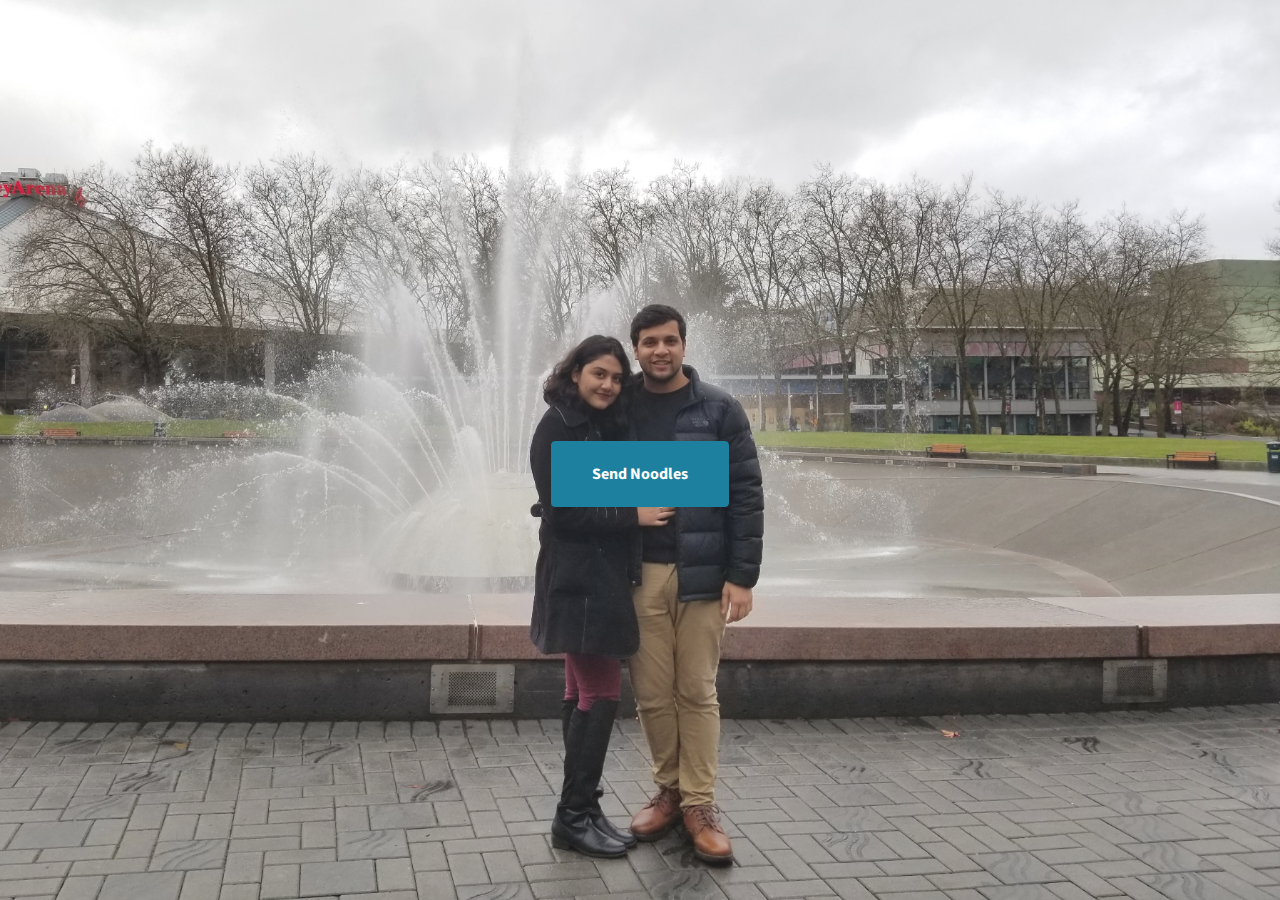
<file: index.html>
<!DOCTYPE html>
<html lang="en">

  <head>

    <meta charset="utf-8">
    <meta name="viewport" content="width=device-width, initial-scale=1, shrink-to-fit=no">
		<meta name="description" content="">
    <meta name="author" content="">
	
	
	
	
	

    <title>BBH On Demand</title>

    <!-- Bootstrap Core CSS -->
    <link href="vendor/bootstrap/css/bootstrap.min.css" rel="stylesheet">

    <!-- Custom Fonts -->
    <link href="vendor/font-awesome/css/font-awesome.min.css" rel="stylesheet" type="text/css">
    <link href="https://fonts.googleapis.com/css?family=Source+Sans+Pro:300,400,700,300italic,400italic,700italic" rel="stylesheet" type="text/css">
    <link href="vendor/simple-line-icons/css/simple-line-icons.css" rel="stylesheet">

    <!-- Custom CSS -->
    <link href="css/stylish-portfolio.css" rel="stylesheet">

  </head>


   

    <!-- Header -->
    <header class="masthead d-flex">
      <div class="container text-center my-auto">
    <!--    <h1 class="mb-1">Sourya + Sambrit</h1> -->
        <h3 class="mb-5">
    <!--        <em>"We should have a website!" -Sourya</em> -->
        </h3>
        <a class="btn btn-primary btn-xl js-scroll-trigger" href="mailto:BBHLOVER@sambrit.com">Send Noodles</a>

 
      </div>
      <div class="overlay"></div>
    </header>
	

    
  </body>

</html>
</file>
<file: vendor/simple-line-icons/css/simple-line-icons.css>
@font-face {
  font-family: 'simple-line-icons';
  src: url('../fonts/Simple-Line-Icons.eot?v=2.4.0');
  src: url('../fonts/Simple-Line-Icons.eot?v=2.4.0#iefix') format('embedded-opentype'), url('../fonts/Simple-Line-Icons.woff2?v=2.4.0') format('woff2'), url('../fonts/Simple-Line-Icons.ttf?v=2.4.0') format('truetype'), url('../fonts/Simple-Line-Icons.woff?v=2.4.0') format('woff'), url('../fonts/Simple-Line-Icons.svg?v=2.4.0#simple-line-icons') format('svg');
  font-weight: normal;
  font-style: normal;
}
/*
 Use the following CSS code if you want to have a class per icon.
 Instead of a list of all class selectors, you can use the generic [class*="icon-"] selector, but it's slower:
*/
.icon-user,
.icon-people,
.icon-user-female,
.icon-user-follow,
.icon-user-following,
.icon-user-unfollow,
.icon-login,
.icon-logout,
.icon-emotsmile,
.icon-phone,
.icon-call-end,
.icon-call-in,
.icon-call-out,
.icon-map,
.icon-location-pin,
.icon-direction,
.icon-directions,
.icon-compass,
.icon-layers,
.icon-menu,
.icon-list,
.icon-options-vertical,
.icon-options,
.icon-arrow-down,
.icon-arrow-left,
.icon-arrow-right,
.icon-arrow-up,
.icon-arrow-up-circle,
.icon-arrow-left-circle,
.icon-arrow-right-circle,
.icon-arrow-down-circle,
.icon-check,
.icon-clock,
.icon-plus,
.icon-minus,
.icon-close,
.icon-event,
.icon-exclamation,
.icon-organization,
.icon-trophy,
.icon-screen-smartphone,
.icon-screen-desktop,
.icon-plane,
.icon-notebook,
.icon-mustache,
.icon-mouse,
.icon-magnet,
.icon-energy,
.icon-disc,
.icon-cursor,
.icon-cursor-move,
.icon-crop,
.icon-chemistry,
.icon-speedometer,
.icon-shield,
.icon-screen-tablet,
.icon-magic-wand,
.icon-hourglass,
.icon-graduation,
.icon-ghost,
.icon-game-controller,
.icon-fire,
.icon-eyeglass,
.icon-envelope-open,
.icon-envelope-letter,
.icon-bell,
.icon-badge,
.icon-anchor,
.icon-wallet,
.icon-vector,
.icon-speech,
.icon-puzzle,
.icon-printer,
.icon-present,
.icon-playlist,
.icon-pin,
.icon-picture,
.icon-handbag,
.icon-globe-alt,
.icon-globe,
.icon-folder-alt,
.icon-folder,
.icon-film,
.icon-feed,
.icon-drop,
.icon-drawer,
.icon-docs,
.icon-doc,
.icon-diamond,
.icon-cup,
.icon-calculator,
.icon-bubbles,
.icon-briefcase,
.icon-book-open,
.icon-basket-loaded,
.icon-basket,
.icon-bag,
.icon-action-undo,
.icon-action-redo,
.icon-wrench,
.icon-umbrella,
.icon-trash,
.icon-tag,
.icon-support,
.icon-frame,
.icon-size-fullscreen,
.icon-size-actual,
.icon-shuffle,
.icon-share-alt,
.icon-share,
.icon-rocket,
.icon-question,
.icon-pie-chart,
.icon-pencil,
.icon-note,
.icon-loop,
.icon-home,
.icon-grid,
.icon-graph,
.icon-microphone,
.icon-music-tone-alt,
.icon-music-tone,
.icon-earphones-alt,
.icon-earphones,
.icon-equalizer,
.icon-like,
.icon-dislike,
.icon-control-start,
.icon-control-rewind,
.icon-control-play,
.icon-control-pause,
.icon-control-forward,
.icon-control-end,
.icon-volume-1,
.icon-volume-2,
.icon-volume-off,
.icon-calendar,
.icon-bulb,
.icon-chart,
.icon-ban,
.icon-bubble,
.icon-camrecorder,
.icon-camera,
.icon-cloud-download,
.icon-cloud-upload,
.icon-envelope,
.icon-eye,
.icon-flag,
.icon-heart,
.icon-info,
.icon-key,
.icon-link,
.icon-lock,
.icon-lock-open,
.icon-magnifier,
.icon-magnifier-add,
.icon-magnifier-remove,
.icon-paper-clip,
.icon-paper-plane,
.icon-power,
.icon-refresh,
.icon-reload,
.icon-settings,
.icon-star,
.icon-symbol-female,
.icon-symbol-male,
.icon-target,
.icon-credit-card,
.icon-paypal,
.icon-social-tumblr,
.icon-social-twitter,
.icon-social-facebook,
.icon-social-instagram,
.icon-social-linkedin,
.icon-social-pinterest,
.icon-social-github,
.icon-social-google,
.icon-social-reddit,
.icon-social-skype,
.icon-social-dribbble,
.icon-social-behance,
.icon-social-foursqare,
.icon-social-soundcloud,
.icon-social-spotify,
.icon-social-stumbleupon,
.icon-social-youtube,
.icon-social-dropbox,
.icon-social-vkontakte,
.icon-social-steam {
  font-family: 'simple-line-icons';
  speak: none;
  font-style: normal;
  font-weight: normal;
  font-variant: normal;
  text-transform: none;
  line-height: 1;
  /* Better Font Rendering =========== */
  -webkit-font-smoothing: antialiased;
  -moz-osx-font-smoothing: grayscale;
}
.icon-user:before {
  content: "\e005";
}
.icon-people:before {
  content: "\e001";
}
.icon-user-female:before {
  content: "\e000";
}
.icon-user-follow:before {
  content: "\e002";
}
.icon-user-following:before {
  content: "\e003";
}
.icon-user-unfollow:before {
  content: "\e004";
}
.icon-login:before {
  content: "\e066";
}
.icon-logout:before {
  content: "\e065";
}
.icon-emotsmile:before {
  content: "\e021";
}
.icon-phone:before {
  content: "\e600";
}
.icon-call-end:before {
  content: "\e048";
}
.icon-call-in:before {
  content: "\e047";
}
.icon-call-out:before {
  content: "\e046";
}
.icon-map:before {
  content: "\e033";
}
.icon-location-pin:before {
  content: "\e096";
}
.icon-direction:before {
  content: "\e042";
}
.icon-directions:before {
  content: "\e041";
}
.icon-compass:before {
  content: "\e045";
}
.icon-layers:before {
  content: "\e034";
}
.icon-menu:before {
  content: "\e601";
}
.icon-list:before {
  content: "\e067";
}
.icon-options-vertical:before {
  content: "\e602";
}
.icon-options:before {
  content: "\e603";
}
.icon-arrow-down:before {
  content: "\e604";
}
.icon-arrow-left:before {
  content: "\e605";
}
.icon-arrow-right:before {
  content: "\e606";
}
.icon-arrow-up:before {
  content: "\e607";
}
.icon-arrow-up-circle:before {
  content: "\e078";
}
.icon-arrow-left-circle:before {
  content: "\e07a";
}
.icon-arrow-right-circle:before {
  content: "\e079";
}
.icon-arrow-down-circle:before {
  content: "\e07b";
}
.icon-check:before {
  content: "\e080";
}
.icon-clock:before {
  content: "\e081";
}
.icon-plus:before {
  content: "\e095";
}
.icon-minus:before {
  content: "\e615";
}
.icon-close:before {
  content: "\e082";
}
.icon-event:before {
  content: "\e619";
}
.icon-exclamation:before {
  content: "\e617";
}
.icon-organization:before {
  content: "\e616";
}
.icon-trophy:before {
  content: "\e006";
}
.icon-screen-smartphone:before {
  content: "\e010";
}
.icon-screen-desktop:before {
  content: "\e011";
}
.icon-plane:before {
  content: "\e012";
}
.icon-notebook:before {
  content: "\e013";
}
.icon-mustache:before {
  content: "\e014";
}
.icon-mouse:before {
  content: "\e015";
}
.icon-magnet:before {
  content: "\e016";
}
.icon-energy:before {
  content: "\e020";
}
.icon-disc:before {
  content: "\e022";
}
.icon-cursor:before {
  content: "\e06e";
}
.icon-cursor-move:before {
  content: "\e023";
}
.icon-crop:before {
  content: "\e024";
}
.icon-chemistry:before {
  content: "\e026";
}
.icon-speedometer:before {
  content: "\e007";
}
.icon-shield:before {
  content: "\e00e";
}
.icon-screen-tablet:before {
  content: "\e00f";
}
.icon-magic-wand:before {
  content: "\e017";
}
.icon-hourglass:before {
  content: "\e018";
}
.icon-graduation:before {
  content: "\e019";
}
.icon-ghost:before {
  content: "\e01a";
}
.icon-game-controller:before {
  content: "\e01b";
}
.icon-fire:before {
  content: "\e01c";
}
.icon-eyeglass:before {
  content: "\e01d";
}
.icon-envelope-open:before {
  content: "\e01e";
}
.icon-envelope-letter:before {
  content: "\e01f";
}
.icon-bell:before {
  content: "\e027";
}
.icon-badge:before {
  content: "\e028";
}
.icon-anchor:before {
  content: "\e029";
}
.icon-wallet:before {
  content: "\e02a";
}
.icon-vector:before {
  content: "\e02b";
}
.icon-speech:before {
  content: "\e02c";
}
.icon-puzzle:before {
  content: "\e02d";
}
.icon-printer:before {
  content: "\e02e";
}
.icon-present:before {
  content: "\e02f";
}
.icon-playlist:before {
  content: "\e030";
}
.icon-pin:before {
  content: "\e031";
}
.icon-picture:before {
  content: "\e032";
}
.icon-handbag:before {
  content: "\e035";
}
.icon-globe-alt:before {
  content: "\e036";
}
.icon-globe:before {
  content: "\e037";
}
.icon-folder-alt:before {
  content: "\e039";
}
.icon-folder:before {
  content: "\e089";
}
.icon-film:before {
  content: "\e03a";
}
.icon-feed:before {
  content: "\e03b";
}
.icon-drop:before {
  content: "\e03e";
}
.icon-drawer:before {
  content: "\e03f";
}
.icon-docs:before {
  content: "\e040";
}
.icon-doc:before {
  content: "\e085";
}
.icon-diamond:before {
  content: "\e043";
}
.icon-cup:before {
  content: "\e044";
}
.icon-calculator:before {
  content: "\e049";
}
.icon-bubbles:before {
  content: "\e04a";
}
.icon-briefcase:before {
  content: "\e04b";
}
.icon-book-open:before {
  content: "\e04c";
}
.icon-basket-loaded:before {
  content: "\e04d";
}
.icon-basket:before {
  content: "\e04e";
}
.icon-bag:before {
  content: "\e04f";
}
.icon-action-undo:before {
  content: "\e050";
}
.icon-action-redo:before {
  content: "\e051";
}
.icon-wrench:before {
  content: "\e052";
}
.icon-umbrella:before {
  content: "\e053";
}
.icon-trash:before {
  content: "\e054";
}
.icon-tag:before {
  content: "\e055";
}
.icon-support:before {
  content: "\e056";
}
.icon-frame:before {
  content: "\e038";
}
.icon-size-fullscreen:before {
  content: "\e057";
}
.icon-size-actual:before {
  content: "\e058";
}
.icon-shuffle:before {
  content: "\e059";
}
.icon-share-alt:before {
  content: "\e05a";
}
.icon-share:before {
  content: "\e05b";
}
.icon-rocket:before {
  content: "\e05c";
}
.icon-question:before {
  content: "\e05d";
}
.icon-pie-chart:before {
  content: "\e05e";
}
.icon-pencil:before {
  content: "\e05f";
}
.icon-note:before {
  content: "\e060";
}
.icon-loop:before {
  content: "\e064";
}
.icon-home:before {
  content: "\e069";
}
.icon-grid:before {
  content: "\e06a";
}
.icon-graph:before {
  content: "\e06b";
}
.icon-microphone:before {
  content: "\e063";
}
.icon-music-tone-alt:before {
  content: "\e061";
}
.icon-music-tone:before {
  content: "\e062";
}
.icon-earphones-alt:before {
  content: "\e03c";
}
.icon-earphones:before {
  content: "\e03d";
}
.icon-equalizer:before {
  content: "\e06c";
}
.icon-like:before {
  content: "\e068";
}
.icon-dislike:before {
  content: "\e06d";
}
.icon-control-start:before {
  content: "\e06f";
}
.icon-control-rewind:before {
  content: "\e070";
}
.icon-control-play:before {
  content: "\e071";
}
.icon-control-pause:before {
  content: "\e072";
}
.icon-control-forward:before {
  content: "\e073";
}
.icon-control-end:before {
  content: "\e074";
}
.icon-volume-1:before {
  content: "\e09f";
}
.icon-volume-2:before {
  content: "\e0a0";
}
.icon-volume-off:before {
  content: "\e0a1";
}
.icon-calendar:before {
  content: "\e075";
}
.icon-bulb:before {
  content: "\e076";
}
.icon-chart:before {
  content: "\e077";
}
.icon-ban:before {
  content: "\e07c";
}
.icon-bubble:before {
  content: "\e07d";
}
.icon-camrecorder:before {
  content: "\e07e";
}
.icon-camera:before {
  content: "\e07f";
}
.icon-cloud-download:before {
  content: "\e083";
}
.icon-cloud-upload:before {
  content: "\e084";
}
.icon-envelope:before {
  content: "\e086";
}
.icon-eye:before {
  content: "\e087";
}
.icon-flag:before {
  content: "\e088";
}
.icon-heart:before {
  content: "\e08a";
}
.icon-info:before {
  content: "\e08b";
}
.icon-key:before {
  content: "\e08c";
}
.icon-link:before {
  content: "\e08d";
}
.icon-lock:before {
  content: "\e08e";
}
.icon-lock-open:before {
  content: "\e08f";
}
.icon-magnifier:before {
  content: "\e090";
}
.icon-magnifier-add:before {
  content: "\e091";
}
.icon-magnifier-remove:before {
  content: "\e092";
}
.icon-paper-clip:before {
  content: "\e093";
}
.icon-paper-plane:before {
  content: "\e094";
}
.icon-power:before {
  content: "\e097";
}
.icon-refresh:before {
  content: "\e098";
}
.icon-reload:before {
  content: "\e099";
}
.icon-settings:before {
  content: "\e09a";
}
.icon-star:before {
  content: "\e09b";
}
.icon-symbol-female:before {
  content: "\e09c";
}
.icon-symbol-male:before {
  content: "\e09d";
}
.icon-target:before {
  content: "\e09e";
}
.icon-credit-card:before {
  content: "\e025";
}
.icon-paypal:before {
  content: "\e608";
}
.icon-social-tumblr:before {
  content: "\e00a";
}
.icon-social-twitter:before {
  content: "\e009";
}
.icon-social-facebook:before {
  content: "\e00b";
}
.icon-social-instagram:before {
  content: "\e609";
}
.icon-social-linkedin:before {
  content: "\e60a";
}
.icon-social-pinterest:before {
  content: "\e60b";
}
.icon-social-github:before {
  content: "\e60c";
}
.icon-social-google:before {
  content: "\e60d";
}
.icon-social-reddit:before {
  content: "\e60e";
}
.icon-social-skype:before {
  content: "\e60f";
}
.icon-social-dribbble:before {
  content: "\e00d";
}
.icon-social-behance:before {
  content: "\e610";
}
.icon-social-foursqare:before {
  content: "\e611";
}
.icon-social-soundcloud:before {
  content: "\e612";
}
.icon-social-spotify:before {
  content: "\e613";
}
.icon-social-stumbleupon:before {
  content: "\e614";
}
.icon-social-youtube:before {
  content: "\e008";
}
.icon-social-dropbox:before {
  content: "\e00c";
}
.icon-social-vkontakte:before {
  content: "\e618";
}
.icon-social-steam:before {
  content: "\e620";
}
</file>
<file: css/stylish-portfolio.css>
body,
html {
  width: 100%;
  height: 100%;
}

body {
  font-family: 'Source Sans Pro';
}

.btn-xl {
  padding: 1.25rem 2.5rem;
}

.content-section {
  padding-top: 7.5rem;
  padding-bottom: 7.5rem;
}

.content-section-heading h2 {
  font-size: 3rem;
}

.content-section-heading h3 {
  font-size: 1rem;
  text-transform: uppercase;
}

h1,
h2,
h3,
h4,
h5,
h6 {
  font-weight: 700;
}

.text-faded {
  color: rgba(255, 255, 255, 0.7);
}

/* Map */
.map {
  height: 30rem;
}

@media (max-width: 992px) {
  .map {
    height: 75%;
  }
}

.map iframe {
  pointer-events: none;
}

.scroll-to-top {
  position: fixed;
  right: 15px;
  bottom: 15px;
  display: none;
  width: 50px;
  height: 50px;
  text-align: center;
  color: white;
  background: rgba(52, 58, 64, 0.5);
  line-height: 45px;
}

.scroll-to-top:focus, .scroll-to-top:hover {
  color: white;
}

.scroll-to-top:hover {
  background: #343a40;
}

.scroll-to-top i {
  font-weight: 800;
}

.masthead {
  min-height: 30rem;
  position: relative;
  display: table;
  width: 100%;
  height: auto;
  padding-top: 8rem;
  padding-bottom: 8rem;
  background: linear-gradient(90deg, rgba(255, 255, 255, 0.1) 0%, rgba(255, 255, 255, 0.1) 100%), url("../img/bg-masthead.jpg");
  background-position: center center;
  background-repeat: no-repeat;
  background-size: cover;
}

.masthead h1 {
  font-size: 4rem;
  margin: 0;
  padding: 0;
  
}

@media (min-width: 992px) {
  .masthead {
    height: 100vh;
  }
  .masthead h1 {
    font-size: 5.5rem;
	color: Azure;
  }
}

/* Side Menu */
#sidebar-wrapper {
  position: fixed;
  z-index: 2;
  right: 0;
  width: 250px;
  height: 100%;
  -webkit-transition: all 0.4s ease 0s;
  -moz-transition: all 0.4s ease 0s;
  -ms-transition: all 0.4s ease 0s;
  -o-transition: all 0.4s ease 0s;
  transition: all 0.4s ease 0s;
  transform: translateX(250px);
  background: #1D809F;
  border-left: 1px solid rgba(255, 255, 255, 0.1);
}

.sidebar-nav {
  position: absolute;
  top: 0;
  width: 250px;
  margin: 0;
  padding: 0;
  list-style: none;
}

.sidebar-nav li.sidebar-nav-item a {
  display: block;
  text-decoration: none;
  color: #fff;
  padding: 15px;
}

.sidebar-nav li a:hover {
  text-decoration: none;
  color: #fff;
  background: rgba(255, 255, 255, 0.2);
}

.sidebar-nav li a:active,
.sidebar-nav li a:focus {
  text-decoration: none;
}

.sidebar-nav > .sidebar-brand {
  font-size: 1.2rem;
  background: rgba(52, 58, 64, 0.1);
  height: 80px;
  line-height: 50px;
  padding-top: 15px;
  padding-bottom: 15px;
  padding-left: 15px;
}

.sidebar-nav > .sidebar-brand a {
  color: #fff;
}

.sidebar-nav > .sidebar-brand a:hover {
  color: #fff;
  background: none;
}

#sidebar-wrapper.active {
  right: 250px;
  width: 250px;
  -webkit-transition: all 0.4s ease 0s;
  -moz-transition: all 0.4s ease 0s;
  -ms-transition: all 0.4s ease 0s;
  -o-transition: all 0.4s ease 0s;
  transition: all 0.4s ease 0s;
}

.menu-toggle {
  position: fixed;
  right: 15px;
  top: 15px;
  width: 50px;
  height: 50px;
  text-align: center;
  color: #fff;
  background: rgba(52, 58, 64, 0.5);
  line-height: 50px;
  z-index: 999;
}

.menu-toggle:focus, .menu-toggle:hover {
  color: #fff;
}

.menu-toggle:hover {
  background: #343a40;
}

.service-icon {
  background-color: #fff;
  color: #1D809F;
  height: 7rem;
  width: 7rem;
  display: block;
  line-height: 7.5rem;
  font-size: 2.25rem;
  box-shadow: 0 3px 3px 0 rgba(0, 0, 0, 0.1);
}

.callout {
  padding: 15rem 0;
  background: linear-gradient(90deg, rgba(255, 255, 255, 0.1) 0%, rgba(255, 255, 255, 0.1) 100%), url("../img/bg-callout.jpg");
  background-position: center center;
  background-repeat: no-repeat;
  background-size: cover;
}

.callout h2 {
  font-size: 3.5rem;
  font-weight: 700;
  display: block;
  max-width: 30rem;
}

.portfolio-item {
  display: block;
  position: relative;
  overflow: hidden;
  max-width: 530px;
  margin: auto auto 1rem;
}

.portfolio-item .caption {
  display: flex;
  height: 100%;
  width: 100%;
  background-color: rgba(33, 37, 41, 0.2);
  position: absolute;
  top: 0;
  bottom: 0;
  z-index: 1;
}

.portfolio-item .caption .caption-content {
  color: #fff;
  margin: auto 2rem 2rem;
}

.portfolio-item .caption .caption-content h2 {
  font-size: 0.8rem;
  text-transform: uppercase;
}

.portfolio-item .caption .caption-content p {
  font-weight: 300;
  font-size: 1.2rem;
}

@media (min-width: 992px) {
  .portfolio-item {
    max-width: none;
    margin: 0;
  }
  .portfolio-item .caption {
    -webkit-transition: -webkit-clip-path 0.25s ease-out, background-color 0.7s;
    -webkit-clip-path: inset(0px);
    clip-path: inset(0px);
  }
  .portfolio-item .caption .caption-content {
    transition: opacity 0.25s;
    margin-left: 5rem;
    margin-right: 5rem;
    margin-bottom: 5rem;
  }
  .portfolio-item img {
    -webkit-transition: -webkit-clip-path 0.25s ease-out;
    -webkit-clip-path: inset(-1px);
    clip-path: inset(-1px);
  }
  .portfolio-item:hover img {
    -webkit-clip-path: inset(2rem);
    clip-path: inset(2rem);
  }
  .portfolio-item:hover .caption {
    background-color: rgba(29, 128, 159, 0.9);
    -webkit-clip-path: inset(2rem);
    clip-path: inset(2rem);
  }
}

footer.footer {
  padding-top: 5rem;
  padding-bottom: 5rem;
}

footer.footer .social-link {
  display: block;
  height: 4rem;
  width: 4rem;
  line-height: 4.3rem;
  font-size: 1.5rem;
  background-color: #1D809F;
  transition: background-color 0.15s ease-in-out;
  box-shadow: 0 3px 3px 0 rgba(0, 0, 0, 0.1);
}

footer.footer .social-link:hover {
  background-color: #155d74;
  text-decoration: none;
}

a {
  color: #1D809F;
}

a:hover, a:focus, a:active {
  color: #155d74;
}

.btn-primary {
  background-color: #1D809F !important;
  border-color: #1D809F !important;
  color: #fff !important;
}

.btn-primary:hover, .btn-primary:focus, .btn-primary:active {
  background-color: #155d74 !important;
  border-color: #155d74 !important;
}

.btn-secondary {
  background-color: #ecb807 !important;
  border-color: #ecb807 !important;
  color: #fff !important;
}

.btn-secondary:hover, .btn-secondary:focus, .btn-secondary:active {
  background-color: #ba9106 !important;
  border-color: #ba9106 !important;
}

.btn-dark {
  color: #fff !important;
}

.btn {
  box-shadow: 0px 3px 3px 0px rgba(0, 0, 0, 0.1);
  font-weight: 700;
}

.bg-primary {
  background-color: #1D809F !important;
}

.text-primary {
  color: #1D809F !important;
}

.text-secondary {
  color: #ecb807 !important;
}
</file>
